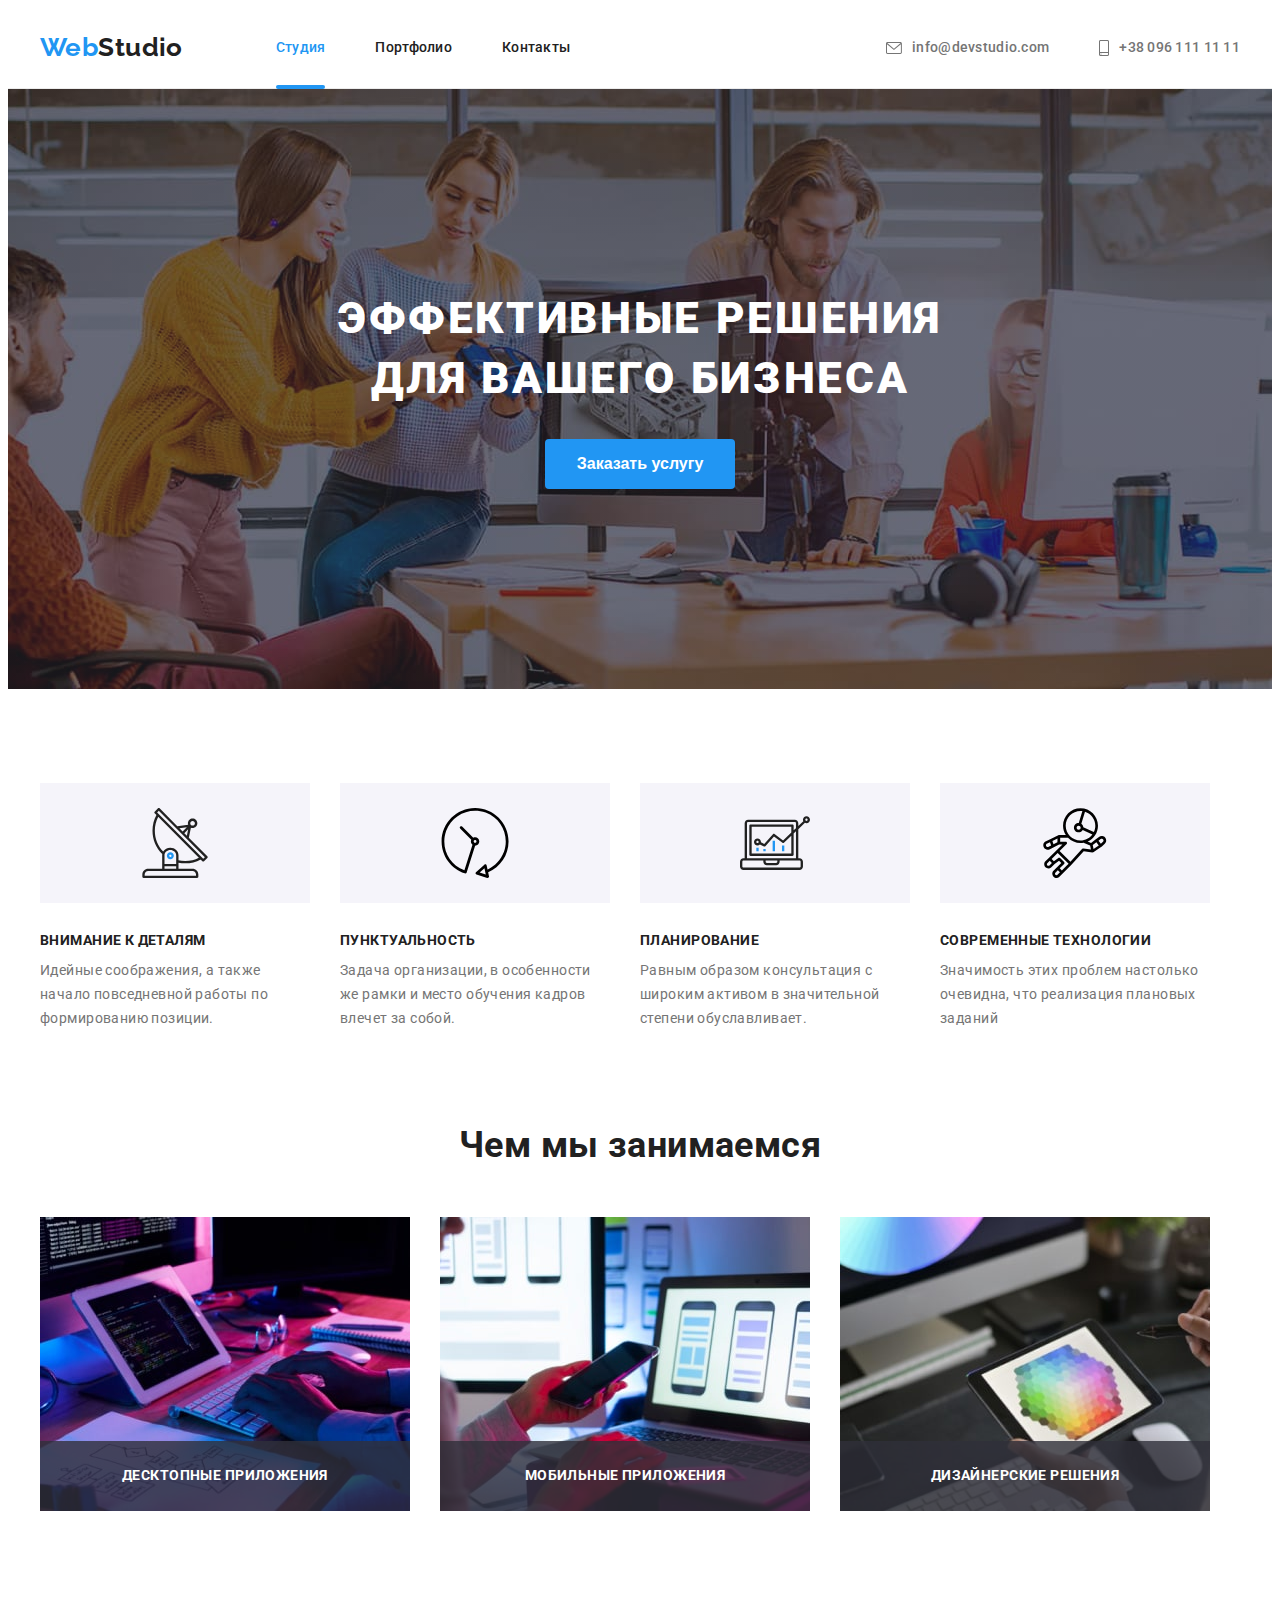
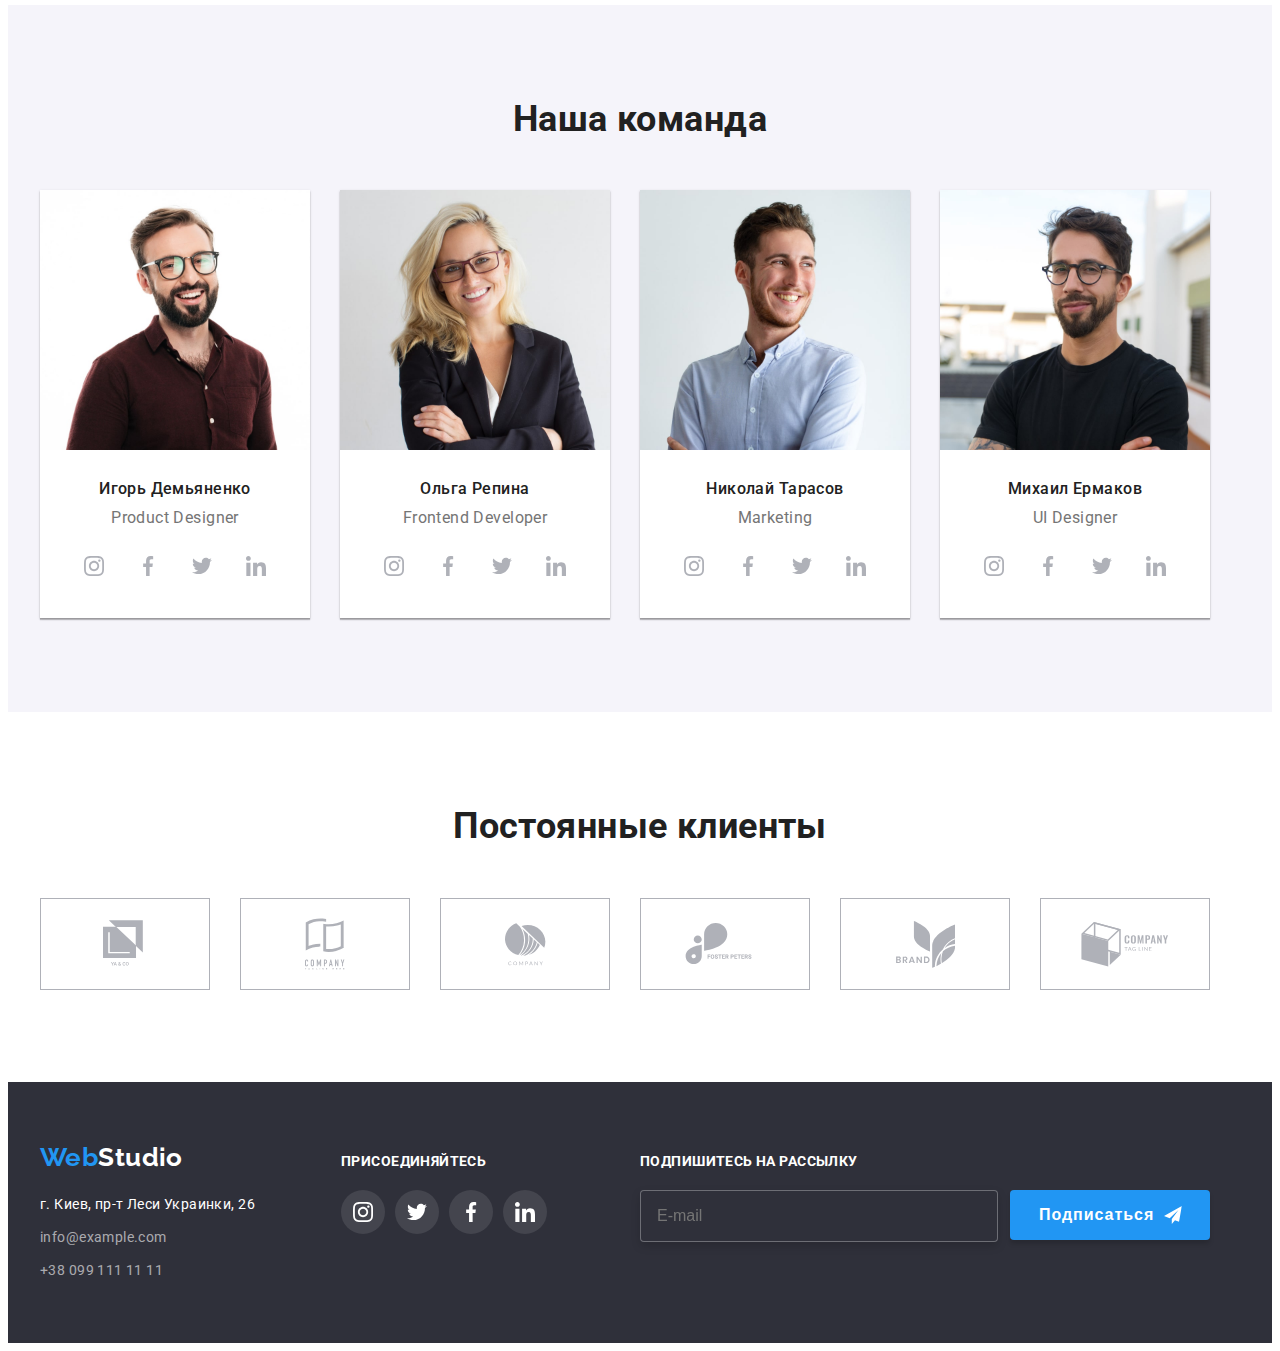
<file: index.html>
<!DOCTYPE html>
<html lang="ru">
  <head>
    <meta charset="UTF-8" />
    <meta name="viewport" content="width=device-width, initial-scale=1.0" />
    <title>Studio</title>
    <link rel="preconnect" href="https://fonts.gstatic.com" />

    <link
      href="https://fonts.googleapis.com/css2?family=Raleway:wght@700&family=Roboto:wght@400;500;700;900&display=swap"
      rel="stylesheet"
    />
    <link
      rel="stylesheet"
      href="https://cdnjs.cloudflare.com/ajax/libs/modern-normalize/1.0.0/modern-normalize.css"
      integrity="sha512-Zx6MlUMKSVJoQ+83OwhdILe8cSEsCzfqThJd7J/VA2UrK6Ctj85p+xzqfyuNXE5B1k25uUdmJ2OzItbBy9GHAQ=="
      crossorigin="anonymous"
    />
    <link rel="stylesheet" href="./css/styles.css" />
  </head>
  <body>
    <header class="header">
      <div class="container common-line">
        <nav class="line">
          <a href="" class="logo">Web<span class="logo-studio">Studio</span></a>
          <ul class="site-nav list">
            <li class="items position">
              <a href="./index.html" class="link active item underline"
                >Студия</a
              >
            </li>
            <li class="items">
              <a href="./portfolio.html" class="link active">Портфолио</a>
            </li>
            <li class="items"><a href="" class="link active">Контакты</a></li>
          </ul>
        </nav>

        <ul class="address-header list">
          <li class="items">
            <a href="mailto:info@devstudio.com" class="address active">
              <svg class="envelope-icon">
                <use href="./svgoptimized/sprite.svg#icon-envelope-hover"></use>
              </svg>
              info@devstudio.com</a
            >
          </li>

          <li class="items">
            <a href="tel:+380961111111" class="address active">
              <svg class="amartphone-icon">
                <use href="./svgoptimized/sprite.svg#icon-smartphone"></use>
              </svg>
              +38 096 111 11 11</a
            >
          </li>
        </ul>
      </div>
    </header>

    <main>
      <!--секция  герой-->
      <div class="overlay">
        <section class="hero">
          <div class="container">
            <div class="hero-padding">
              <h1 class="hero-title">Эффективные решения для вашего бизнеса</h1>

              <button type="button" class="button" data-modal-open>
                Заказать услугу
              </button>
            </div>
          </div>
        </section>
      </div>

      <!--секция со скрытым заголовком/преимущества-->
      <section class="section">
        <div class="container">
          <h2 class="section-title hide">Преимущества</h2>
          <ul class="list features flex-advantage">
            <li class="list-adv">
              <div class="antenna">
                <svg class="antenna-size">
                  <use href="./svgoptimized/sprite.svg#icon-antenna-1"></use>
                </svg>
              </div>
              <h3 class="section-list">Внимание к деталям</h3>
              <p class="content content-advantages">
                Идейные соображения, а также начало повседневной работы по
                формированию позиции.
              </p>
            </li>
            <li class="list-adv">
              <div class="vector">
                <svg class="vector-size">
                  <use href="./svgoptimized/sprite.svg#icon-Vector"></use>
                </svg>
              </div>
              <h3 class="section-list">Пунктуальность</h3>
              <p class="content content-advantages">
                Задача организации, в особенности же рамки и место обучения
                кадров влечет за собой.
              </p>
            </li>
            <li class="list-adv">
              <div class="diagram">
                <svg class="diagram-size">
                  <use href="./svgoptimized/sprite.svg#icon-diagram-1"></use>
                </svg>
              </div>
              <h3 class="section-list">Планирование</h3>
              <p class="content content-advantages">
                Равным образом консультация с широким активом в значительной
                степени обуславливает.
              </p>
            </li>
            <li class="list-adv">
              <div class="Group">
                <svg class="Group-size">
                  <use href="./svgoptimized/sprite.svg#icon-Group"></use>
                </svg>
              </div>
              <h3 class="section-list">Современные технологии</h3>
              <p class="content content-advantages">
                Значимость этих проблем настолько очевидна, что реализация
                плановых заданий
              </p>
            </li>
          </ul>
        </div>
      </section>

      <!--секция,чем мы занимаемся в картинках-->
      <section class="section box-img">
        <div class="container">
          <h2 class="section-title">Чем мы занимаемся</h2>

          <ul class="list features skills">
            <li class="skills-img">
              <div class="before-skills">
                <img
                  src="./imagesoptimized/skills1-min.jpg"
                  alt="набор разметки"
                  width="370"
                />
                <div class="thumb-skills">
                  <h3 class="project-skills">Десктопные приложения</h3>
                </div>
              </div>
            </li>
            <li class="skills-img">
              <div class="before-skills">
                <img
                  src="./imagesoptimized/skills2-min.jpg"
                  alt="оплата услуг через приложение"
                  width="370"
                />
                <div class="thumb-skills">
                  <h3 class="project-skills">Мобильные приложения</h3>
                </div>
              </div>
            </li>
            <li class="skills-img">
              <div class="before-skills">
                <img
                  src="./imagesoptimized/skills3-min.jpg"
                  alt="практика с помощью планшета"
                  width="370"
                />
                <div class="thumb-skills">
                  <h3 class="project-skills">Дизайнерские решения</h3>
                </div>
              </div>
            </li>
          </ul>
        </div>
      </section>

      <!--секция-наша комманда-->
      <section class="section bgc">
        <div class="container">
          <h2 class="section-title">Наша команда</h2>
          <ul class="list features team-flex">
            <li class="team">
              <img
                src="./imagesoptimized/ourteam1-min.jpg"
                alt="Игорь Демьяненко"
                width="270"
              />

              <div class="team-content">
                <h3 class="section-list name">Игорь Демьяненко</h3>
                <p class="content proffesion">Product Designer</p>
                <ul class="network-flex">
                  <li class="margin-flex">
                    <a class="master-flex" href="">
                      <svg class="size-flex">
                        <use
                          href="./svgoptimized/sprite.svg#icon-instagram-2"
                        ></use>
                      </svg>
                    </a>
                  </li>

                  <li class="margin-flex">
                    <a class="master-flex" href="">
                      <svg class="size-flex">
                        <use
                          href="./svgoptimized/sprite.svg#icon-facebook-1"
                        ></use>
                      </svg>
                    </a>
                  </li>

                  <li class="margin-flex">
                    <a class="master-flex" href="">
                      <svg class="size-flex">
                        <use
                          href="./svgoptimized/sprite.svg#icon-twitter-1"
                        ></use>
                      </svg>
                    </a>
                  </li>

                  <li class="margin-flex">
                    <a class="master-flex" href="">
                      <svg class="size-flex">
                        <use
                          href="./svgoptimized/sprite.svg#icon-linkedin-1"
                        ></use>
                      </svg>
                    </a>
                  </li>
                </ul>
              </div>
            </li>

            <li class="team">
              <img
                src="./imagesoptimized/ourteam2-min.jpg"
                alt="Ольга Репина"
                width="270"
              />
              <div class="team-content">
                <h3 class="section-list name">Ольга Репина</h3>
                <p class="content proffesion">Frontend Developer</p>
                <ul class="network-flex">
                  <li class="margin-flex">
                    <a class="master-flex" href="">
                      <svg class="size-flex">
                        <use
                          href="./svgoptimized/sprite.svg#icon-instagram-2"
                        ></use>
                      </svg>
                    </a>
                  </li>

                  <li class="margin-flex">
                    <a class="master-flex" href="">
                      <svg class="size-flex">
                        <use
                          href="./svgoptimized/sprite.svg#icon-facebook-1"
                        ></use>
                      </svg>
                    </a>
                  </li>

                  <li class="margin-flex">
                    <a class="master-flex" href="">
                      <svg class="size-flex">
                        <use
                          href="./svgoptimized/sprite.svg#icon-twitter-1"
                        ></use>
                      </svg>
                    </a>
                  </li>

                  <li class="margin-flex">
                    <a class="master-flex" href="">
                      <svg class="size-flex">
                        <use
                          href="./svgoptimized/sprite.svg#icon-linkedin-1"
                        ></use>
                      </svg>
                    </a>
                  </li>
                </ul>
              </div>
            </li>

            <li class="team">
              <img
                src="./imagesoptimized/ourteam3-min.jpg"
                alt="Николай Тарасов"
                width="270"
              />
              <div class="team-content">
                <h3 class="section-list name">Николай Тарасов</h3>
                <p class="content proffesion">Marketing</p>
                <ul class="network-flex">
                  <li class="margin-flex">
                    <a class="master-flex" href="">
                      <svg class="size-flex">
                        <use
                          href="./svgoptimized/sprite.svg#icon-instagram-2"
                        ></use>
                      </svg>
                    </a>
                  </li>

                  <li class="margin-flex">
                    <a class="master-flex" href="">
                      <svg class="size-flex">
                        <use
                          href="./svgoptimized/sprite.svg#icon-facebook-1"
                        ></use>
                      </svg>
                    </a>
                  </li>

                  <li class="margin-flex">
                    <a class="master-flex" href="">
                      <svg class="size-flex">
                        <use
                          href="./svgoptimized/sprite.svg#icon-twitter-1"
                        ></use>
                      </svg>
                    </a>
                  </li>

                  <li class="margin-flex">
                    <a class="master-flex" href="">
                      <svg class="size-flex">
                        <use
                          href="./svgoptimized/sprite.svg#icon-linkedin-1"
                        ></use>
                      </svg>
                    </a>
                  </li>
                </ul>
              </div>
            </li>

            <li class="team">
              <img
                src="./imagesoptimized/ourteam4-min.jpg"
                alt="Михаил Ермаков"
                width="270"
              />
              <div class="team-content">
                <h3 class="section-list name">Михаил Ермаков</h3>
                <p class="content proffesion">UI Designer</p>
                <ul class="network-flex">
                  <li class="margin-flex">
                    <a class="master-flex" href="">
                      <svg class="size-flex">
                        <use
                          href="./svgoptimized/sprite.svg#icon-instagram-2"
                        ></use>
                      </svg>
                    </a>
                  </li>

                  <li class="margin-flex">
                    <a class="master-flex" href="">
                      <svg class="size-flex">
                        <use
                          href="./svgoptimized/sprite.svg#icon-facebook-1"
                        ></use>
                      </svg>
                    </a>
                  </li>

                  <li class="margin-flex">
                    <a class="master-flex" href="">
                      <svg class="size-flex">
                        <use
                          href="./svgoptimized/sprite.svg#icon-twitter-1"
                        ></use>
                      </svg>
                    </a>
                  </li>

                  <li class="margin-flex">
                    <a class="master-flex" href="">
                      <svg class="size-flex">
                        <use
                          href="./svgoptimized/sprite.svg#icon-linkedin-1"
                        ></use>
                      </svg>
                    </a>
                  </li>
                </ul>
              </div>
            </li>
          </ul>
        </div>
      </section>

      <!--секция-постоянные клиенты-->
      <section class="section">
        <div class="container">
          <h2 class="section-title">Постоянные клиенты</h2>
          <ul class="clients">
            <li class="clients-icon">
              <a href="" class="clients-flex">
                <svg class="svg-flex" width="44" height="49">
                  <use href="./svgoptimized/sprite.svg#icon-logo-1"></use>
                </svg>
              </a>
            </li>
            <li class="clients-icon">
              <a href="" class="clients-flex">
                <svg class="svg-flex" width="40" height="52">
                  <use href="./svgoptimized/sprite.svg#icon-logo-2"></use>
                </svg>
              </a>
            </li>
            <li class="clients-icon">
              <a href="" class="clients-flex">
                <svg class="svg-flex" width="41" height="43">
                  <use href="./svgoptimized/sprite.svg#icon-logo-3"></use>
                </svg>
              </a>
            </li>
            <li class="clients-icon">
              <a href="" class="clients-flex">
                <svg class="svg-flex" width="80" height="42">
                  <use href="./svgoptimized/sprite.svg#icon-logo-4"></use>
                </svg>
              </a>
            </li>
            <li class="clients-icon">
              <a href="" class="clients-flex">
                <svg class="svg-flex" width="59" height="47">
                  <use href="./svgoptimized/sprite.svg#icon-logo-5"></use>
                </svg>
              </a>
            </li>
            <li class="clients-icon">
              <a href="" class="clients-flex">
                <svg class="svg-flex" width="88" height="45">
                  <use href="./svgoptimized/sprite.svg#icon-logo-6"></use>
                </svg>
              </a>
            </li>
          </ul>
        </div>
      </section>
    </main>

    <!--Футер подвал-->
    <footer class="footer">
      <div class="container">
        <div class="ttl-flex">
          <div class="footer-flex">
            <a href="" class="logo"
              >Web<span class="studio-logo">Studio</span></a
            >
            <address class="adress-footer">
              г. Киев, пр-т Леси Украинки, 26
            </address>
            <ul class="list">
              <li class="item">
                <a href="mailto:info@example.com" class="list-footer"
                  >info@example.com</a
                >
              </li>
              <li class="item">
                <a href="tel:+380991111111" class="list-footer"
                  >+38 099 111 11 11</a
                >
              </li>
            </ul>
          </div>

          <div class="join">
            <p class="footer-join">присоединяйтесь</p>
            <ul class="join-list">
              <li class="join-margin">
                <a href="" class="join-master">
                  <svg class="join-size">
                    <use
                      href="./svgoptimized/sprite.svg#icon-instagram-2"
                    ></use>
                  </svg>
                </a>
              </li>
              <li class="join-margin">
                <a href="" class="join-master">
                  <svg class="join-size">
                    <use href="./svgoptimized/sprite.svg#icon-twitter-1"></use>
                  </svg>
                </a>
              </li>
              <li class="join-margin">
                <a href="" class="join-master">
                  <svg class="join-size">
                    <use href="./svgoptimized/sprite.svg#icon-facebook-1"></use>
                  </svg>
                </a>
              </li>
              <li class="join-margin">
                <a href="" class="join-master">
                  <svg class="join-size">
                    <use href="./svgoptimized/sprite.svg#icon-linkedin-1"></use>
                  </svg>
                </a>
              </li>
            </ul>
          </div>

          <form class="mailing-main">
            <b class="mailing">Подпишитесь на рассылку</b>
            <div class="mailing-flex">
              <input
                type="email"
                name="email"
                placeholder="E-mail"
                class="mailing-form"
              />

              <button type="submit" class="button-mailing">
                Подписаться
                <svg class="icon-mailing" width="24" height="24">
                  <use href="./svgoptimized/sprite.svg#icon-icon-send"></use>
                </svg>
              </button>
            </div>
          </form>
        </div>
      </div>
    </footer>
    <!-- модальное окно -->
    <div class="backdrop is-hidden" data-modal>
      <div class="modal">
        <form class="modal-form">
          <p class="modal-paragraph">Оставьте свои данные, мы вам перезвоним</p>

          <div role="group" class="modal-thumb">
            <div class="field-form">
              <label for="name">Имя</label>
              <div class="position-form">
                <input type="text" name="text" id="name" class="border-form" />
                <svg class="name-form" width="12" height="12">
                  <use href="./svgoptimized/sprite.svg#icon-name-form"></use>
                </svg>
              </div>
            </div>

            <div class="field-form">
              <label for="tel">Телефон</label>
              <div class="position-form">
                <svg class="name-form" width="13" height="13">
                  <use href="./svgoptimized/sprite.svg#icon-phone-form"></use>
                </svg>
                <input type="tel" name="tel" id="tel" class="border-form" />
              </div>
            </div>

            <div class="field-form">
              <label for="email">Почта</label>
              <div class="position-form">
                <svg class="name-form" width="15" height="12">
                  <use href="./svgoptimized/sprite.svg#icon-mail-form"></use>
                </svg>
                <input
                  type="email"
                  name="email"
                  id="email"
                  class="border-form"
                />
              </div>
            </div>

            <div class="field-form">
              <label for="comments">Комментарий</label>
              <textarea
                name="comments"
                id="comments"
                rows="6"
                placeholder="Введите текст"
              ></textarea>
            </div>
          </div>
          <div class="agreement-box">
            <input
              type="checkbox"
              name="agreement"
              class="checkbox"
              id="checkbox"
            />
            <label for="checkbox" class="check-mark">
              Соглашаюсь с рассылкой и принимаю
              <a class="agreement-body">Условия договора</a></label
            >
          </div>

          <div class="button-container">
            <button type="submit" class="button-form">Отправить</button>
          </div>
        </form>

        <button class="modal-close" data-modal-close>
          <svg class="close-color" width="18" height="18">
            <use
              href="./svgoptimized/sprite.svg#icon-close-black-18dp-2-1"
            ></use>
          </svg>
        </button>
      </div>
    </div>
    <script src="./js/modal.js"></script>
  </body>
</html>
</file>
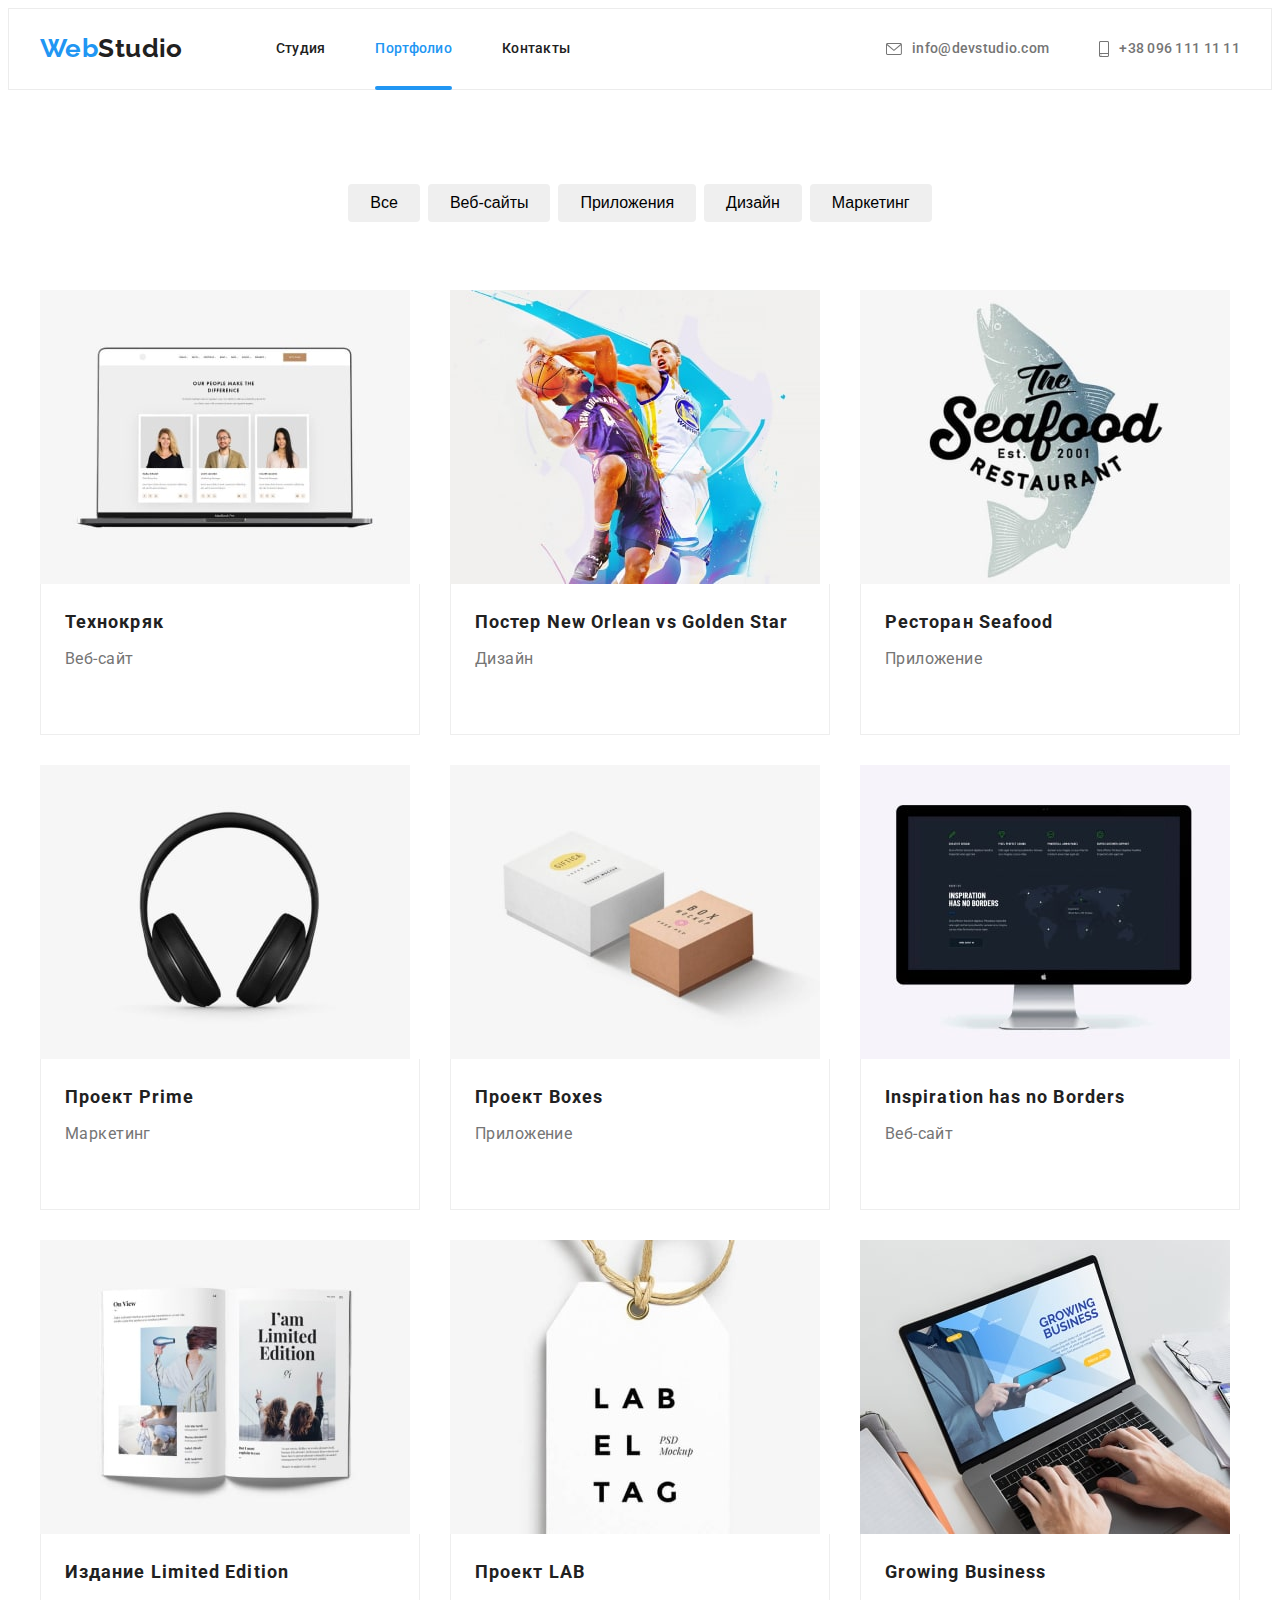
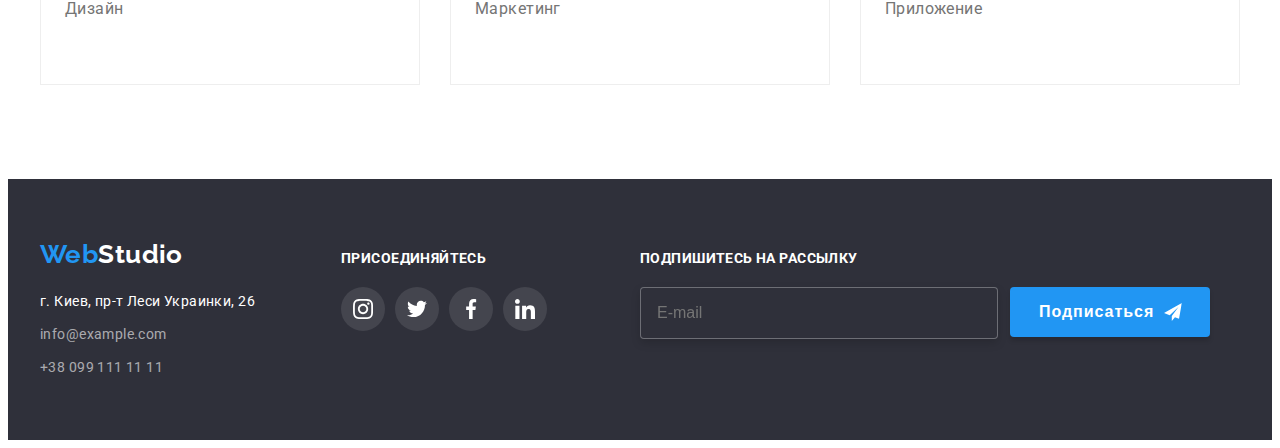
<file: portfolio.html>
<!DOCTYPE html>
<html lang="ru">
  <head>
    <meta charset="UTF-8" />
    <meta name="viewport" content="width=device-width, initial-scale=1.0" />
    <title>portfolio</title>
    <link rel="preconnect" href="https://fonts.gstatic.com" />
    <link
      rel="stylesheet"
      href="https://cdnjs.cloudflare.com/ajax/libs/modern-normalize/1.0.0/modern-normalize.css"
      integrity="sha512-Zx6MlUMKSVJoQ+83OwhdILe8cSEsCzfqThJd7J/VA2UrK6Ctj85p+xzqfyuNXE5B1k25uUdmJ2OzItbBy9GHAQ=="
      crossorigin="anonymous"
    />
    <link
      href="https://fonts.googleapis.com/css2?family=Raleway:wght@700&family=Roboto:wght@400;500;700;900&display=swap"
      rel="stylesheet"
    />
    <link rel="stylesheet" href="./css/styles.css" />
  </head>
  <body>
    <header class="header border">
      <div class="container common-line">
        <nav class="line">
          <a href="" class="logo">Web<span class="logo-studio">Studio</span></a>
          <ul class="site-nav list">
            <li class="items">
              <a href="./index.html" class="link active">Студия</a>
            </li>
            <li class="items position">
              <a href="./portfolio.html" class="link active item underline"
                >Портфолио</a
              >
            </li>
            <li class="items"><a href="" class="link active">Контакты</a></li>
          </ul>
        </nav>
        <ul class="address-header list">
          <li class="items">
            <a href="mailto:info@devstudio.com" class="address active">
              <svg class="envelope-icon">
                <use href="./svgoptimized/sprite.svg#icon-envelope-hover"></use>
              </svg>
              info@devstudio.com</a
            >
          </li>

          <li class="items">
            <a href="tel:+380961111111" class="address active">
              <svg class="amartphone-icon">
                <use href="./svgoptimized/sprite.svg#icon-smartphone"></use>
              </svg>
              +38 096 111 11 11</a
            >
          </li>
        </ul>
      </div>
    </header>

    <main>
      <!--секция кнопки и список проектов/скрытый заголовок-->
      <section class="section bgc-portfolio">
        <div class="container">
          <h2 class="section-title hide">Навигация портфолио и проекты</h2>

          <ul class="features list tip-line center">
            <li class="tip">
              <button type="button" class="filter">Все</button>
            </li>
            <li class="tip">
              <button type="button" class="filter">Веб-сайты</button>
            </li>
            <li class="tip">
              <button type="button" class="filter">Приложения</button>
            </li>
            <li class="tip">
              <button type="button" class="filter">Дизайн</button>
            </li>
            <li class="tip">
              <button type="button" class="filter">Маркетинг</button>
            </li>
          </ul>

          <ul class="list features table-container">
            <li class="table-element">
              <a class="table-block" href="">
                <div class="overlay-thumb">
                  <img
                    src="./imagesoptimized/portfolio1-min.jpg"
                    alt="our people"
                    width="370"
                  />

                  <div class="overlay-transform">
                    <p class="overlay-text">
                      Технокряк это современная площадка распространения
                      коронавируса. Компании используют эту платформу для
                      цифрового шпионажа и атак на защищённые сервера
                      конкурентов.
                    </p>
                  </div>
                </div>
                <div class="card-content">
                  <h3 class="section-list projects">Технокряк</h3>
                  <p class="content filter-name">Веб-сайт</p>
                </div>
              </a>
            </li>
            <li class="table-element">
              <a class="table-block" href="">
                <div class="overlay-thumb">
                  <img
                    src="./imagesoptimized/portfolio2-min.jpg"
                    alt="Orlean vs Golden Star"
                    width="370"
                  />
                  <div class="overlay-transform">
                    <p class="overlay-text">
                      Технокряк это современная площадка распространения
                      коронавируса. Компании используют эту платформу для
                      цифрового шпионажа и атак на защищённые сервера
                      конкурентов.
                    </p>
                  </div>
                </div>

                <div class="card-content">
                  <h3 class="section-list projects">
                    Постер New Orlean vs Golden Star
                  </h3>
                  <p class="content filter-name">Дизайн</p>
                </div>
              </a>
            </li>
            <li class="table-element">
              <a class="table-block" href="">
                <div class="overlay-thumb">
                  <img
                    src="./imagesoptimized/portfolio3-min.jpg"
                    alt="Ресторан Seafood"
                    width="370"
                  />
                  <div class="overlay-transform">
                    <p class="overlay-text">
                      Технокряк это современная площадка распространения
                      коронавируса. Компании используют эту платформу для
                      цифрового шпионажа и атак на защищённые сервера
                      конкурентов.
                    </p>
                  </div>
                </div>

                <div class="card-content">
                  <h3 class="section-list projects">Ресторан Seafood</h3>
                  <p class="content filter-name">Приложение</p>
                </div>
              </a>
            </li>
            <li class="table-element">
              <a class="table-block" href="">
                <div class="overlay-thumb">
                  <img
                    src="./imagesoptimized/portfolio4-min.jpg"
                    alt="Наушники"
                    width="370"
                  />
                  <div class="overlay-transform">
                    <p class="overlay-text">
                      Технокряк это современная площадка распространения
                      коронавируса. Компании используют эту платформу для
                      цифрового шпионажа и атак на защищённые сервера
                      конкурентов.
                    </p>
                  </div>
                </div>

                <div class="card-content">
                  <h3 class="section-list projects">Проект Prime</h3>
                  <p class="content filter-name">Маркетинг</p>
                </div>
              </a>
            </li>
            <li class="table-element">
              <a class="table-block" href="">
                <div class="overlay-thumb">
                  <img
                    src="./imagesoptimized/portfolio5-min.jpg"
                    alt="две коробки"
                    width="370"
                  />
                  <div class="overlay-transform">
                    <p class="overlay-text">
                      Технокряк это современная площадка распространения
                      коронавируса. Компании используют эту платформу для
                      цифрового шпионажа и атак на защищённые сервера
                      конкурентов.
                    </p>
                  </div>
                </div>

                <div class="card-content">
                  <h3 class="section-list projects">Проект Boxes</h3>
                  <p class="content filter-name">Приложение</p>
                </div>
              </a>
            </li>
            <li class="table-element">
              <a class="table-block" href="">
                <div class="overlay-thumb">
                  <img
                    src="./imagesoptimized/portfolio6-min.jpg"
                    alt="Монитор"
                    width="370"
                  />
                  <div class="overlay-transform">
                    <p class="overlay-text">
                      Технокряк это современная площадка распространения
                      коронавируса. Компании используют эту платформу для
                      цифрового шпионажа и атак на защищённые сервера
                      конкурентов.
                    </p>
                  </div>
                </div>

                <div class="card-content">
                  <h3 class="section-list projects">
                    Inspiration has no Borders
                  </h3>
                  <p class="content filter-name">Веб-сайт</p>
                </div>
              </a>
            </li>
            <li class="table-element">
              <a class="table-block" href="">
                <div class="overlay-thumb">
                  <img
                    src="./imagesoptimized/portfolio7-min.jpg"
                    alt="Открытая книга"
                    width="370"
                  />
                  <div class="overlay-transform">
                    <p class="overlay-text">
                      Технокряк это современная площадка распространения
                      коронавируса. Компании используют эту платформу для
                      цифрового шпионажа и атак на защищённые сервера
                      конкурентов.
                    </p>
                  </div>
                </div>

                <div class="card-content">
                  <h3 class="section-list projects">Издание Limited Edition</h3>
                  <p class="content filter-name">Дизайн</p>
                </div>
              </a>
            </li>
            <li class="table-element">
              <a class="table-block" href="">
                <div class="overlay-thumb">
                  <img
                    src="./imagesoptimized/potrfolio8-min.jpg"
                    alt="Бирка"
                    width="370"
                  />
                  <div class="overlay-transform">
                    <p class="overlay-text">
                      Технокряк это современная площадка распространения
                      коронавируса. Компании используют эту платформу для
                      цифрового шпионажа и атак на защищённые сервера
                      конкурентов.
                    </p>
                  </div>
                </div>

                <div class="card-content">
                  <h3 class="section-list projects">Проект LAB</h3>
                  <p class="content filter-name">Маркетинг</p>
                </div>
              </a>
            </li>
            <li class="table-element">
              <a class="table-block" href="">
                <div class="overlay-thumb">
                  <img
                    src="./imagesoptimized/portfolio9-min.jpg"
                    alt="Ноутбук"
                    width="370"
                  />
                  <div class="overlay-transform">
                    <p class="overlay-text">
                      Технокряк это современная площадка распространения
                      коронавируса. Компании используют эту платформу для
                      цифрового шпионажа и атак на защищённые сервера
                      конкурентов.
                    </p>
                  </div>
                </div>

                <div class="card-content">
                  <h3 class="section-list projects">Growing Business</h3>
                  <p class="content filter-name">Приложение</p>
                </div>
              </a>
            </li>
          </ul>
        </div>
      </section>
    </main>

    <!--Футер Подвал-->
    <footer class="footer">
      <div class="container">
        <div class="ttl-flex">
          <div class="footer-flex">
            <a href="" class="logo"
              >Web<span class="studio-logo">Studio</span></a
            >
            <address class="adress-footer">
              г. Киев, пр-т Леси Украинки, 26
            </address>
            <ul class="list">
              <li class="item">
                <a href="mailto:info@example.com" class="list-footer"
                  >info@example.com</a
                >
              </li>
              <li class="item">
                <a href="tel:+380991111111" class="list-footer"
                  >+38 099 111 11 11</a
                >
              </li>
            </ul>
          </div>

          <div class="join">
            <p class="footer-join">присоединяйтесь</p>
            <ul class="join-list">
              <li class="join-margin">
                <a href="" class="join-master">
                  <svg class="join-size">
                    <use
                      href="./svgoptimized/sprite.svg#icon-instagram-2"
                    ></use>
                  </svg>
                </a>
              </li>
              <li class="join-margin">
                <a href="" class="join-master">
                  <svg class="join-size">
                    <use href="./svgoptimized/sprite.svg#icon-twitter-1"></use>
                  </svg>
                </a>
              </li>
              <li class="join-margin">
                <a href="" class="join-master">
                  <svg class="join-size">
                    <use href="./svgoptimized/sprite.svg#icon-facebook-1"></use>
                  </svg>
                </a>
              </li>
              <li class="join-margin">
                <a href="" class="join-master">
                  <svg class="join-size">
                    <use href="./svgoptimized/sprite.svg#icon-linkedin-1"></use>
                  </svg>
                </a>
              </li>
            </ul>
          </div>
          <form class="mailing-main">
            <b class="mailing">Подпишитесь на рассылку</b>
            <div class="mailing-flex">
              <input
                type="email"
                name="email"
                placeholder="E-mail"
                class="mailing-form"
              />

              <button type="submit" class="button-mailing">
                Подписаться
                <svg class="icon-mailing" width="24" height="24">
                  <use href="./svgoptimized/sprite.svg#icon-icon-send"></use>
                </svg>
              </button>
            </div>
          </form>
        </div>
      </div>
    </footer>
  </body>
</html>
</file>
<file: css/styles.css>
/* ++цвет основного текста  #212121; */
/* ++вторичный текст серый <p>, мейл+тел #757575; */
/*++ адрес прозрачность rgba(255, 255, 255, 0.6); */
/* ++цвет основной надписи белый H1  #FFFFFF; */
/* ++ акцент голубой #2196F3; */
/* ++ вторичный темно-серый background  #2F303A; */
/*  ++вторичный белый background (шапка) #FFFFFF; */
/*  вторичный почти белый background #F5F4FA; */
/*  ++основной background  бело-серый #E5E5E5; */

:root {
  --primary-text-color: #212121;
  --secondary-text-color: #757575;
  --transparent-gray: rgba(255, 255, 255, 0.6);
  --white-hero-color: #ffffff;
  --accent-color: #2196f3;
  --primary-background-wg: #e5e5e5;
  --secondary-bgc-gray: #2f303a;
  --secondary-bgc-white: #ffffff;
  --secondary-bgc-halfwhite: #f5f4fa;
  --border: #ececec;
  --portfolio-border: #eeeeee;
  --hero-bgc-color: #c4c4c4;
  --network-color: #afb1b8;
  --skills-bgc-position: rgba(47, 48, 58, 0.8);
  --form-border-color: rgba(33, 33, 33, 0.2);
  --placeholder-color: rgba(117, 117, 117, 0.5);
  --border-mailing-color: rgba(255, 255, 255, 0.3);

  --backdrop: rgba(0, 0, 0, 0.2);
  --thumb-overlay-color: rgba(33, 150, 243, 0.9);
  --timing-function: cubic-bezier(0.4, 0, 0.2, 1);
}

body {
  background-color: var(--white-hero-color);
  color: var(--primary-text-color);
  font-family: Roboto, sans-serif;
  letter-spacing: 0.03em;
  font-weight: normal;
  font-size: 14px;
}

img {
  display: block;
  max-width: 100%;
  height: auto;
  /* overflow: hidden; */
}

/* подчеркивание */
a {
  text-decoration: none;
}

/* стилизация хедер */
.header {
  background-color: var(--white-hero-color);
}

/* Logo */
.logo {
  color: var(--accent-color);
  font-family: Raleway, sans-serif;
  font-weight: bold;
  font-size: 26px;
  line-height: 1.19;
  display: inline-block;
}
/* сброс точек в списке + margin/padding */
.list {
  list-style: none;
  padding: 0;
  margin: 0;
}

/* навигация сайта, список контактов+span STUDIO */
.site-nav .link,
.logo-studio {
  color: var(--primary-text-color);
}

.list .address {
  color: var(--secondary-text-color);
}

/* flex navigation */
.site-nav {
  display: flex;
  margin-left: 93px;
}

.line {
  display: flex;
}

.site-nav .items {
  margin-right: 50px;
}

.site-nav .items:last-child {
  margin-right: 0;
}

.site-nav .link,
.list .address {
  padding-top: 32px;
  padding-bottom: 32px;
  display: block;

  font-weight: 500;
  line-height: 1.14;
  letter-spacing: 0.02em;
}

.list .active {
  transition-property: color;
  transition-duration: 250ms;
  transition-timing-function: var(--timing-function);
}

.list .active:hover,
.list .active:focus {
  color: var(--accent-color);
}

/* link underline-header */

.position {
  position: relative;
}

.underline::after {
  content: '';
  position: absolute;
  left: 0;
  bottom: -1px;
  display: block;
  width: 100%;
  height: 4px;
  border-radius: 2px;
  background-color: var(--accent-color);
  opacity: 1;

  transition-property: opacity;
  transition-duration: 250ms;
  transition-timing-function: var(--timing-function);
}

/* flex address */
.address-header {
  display: flex;
  margin-left: auto;
  align-items: center;
}

.common-line {
  display: flex;
  align-items: center;
}

.items > .address {
  display: flex;
  align-items: center;
}

.address-header .items {
  margin-right: 50px;
}

.address-header .items:last-child {
  margin-right: 0;
}

.header .item {
  color: var(--accent-color);
}

.border {
  border: 1px solid var(--border);
}
.envelope-icon {
  height: 12px;
  width: 16px;
  margin-right: 10px;
  fill: currentColor;
}

.amartphone-icon {
  height: 16px;
  width: 10px;
  margin-right: 10px;
  fill: currentColor;
}

/* Hero */
.hero {
  padding-top: 200px;
  padding-bottom: 200px;
}

.hero-padding {
  width: 696px;
  text-align: center;
  margin-left: auto;
  margin-right: auto;
}

/* оформление фона Героя */
.overlay {
  height: 600px;
  max-width: 1600px;
  margin-left: auto;
  margin-right: auto;
  background-position: center;
  background-size: cover;
  background-image: linear-gradient(
      to right,
      rgba(54, 56, 67, 0.4),
      rgba(54, 56, 67, 0.4)
    ),
    url('../imagesoptimized/hero\ img.jpg');
  background-color: var(--hero-bgc-color);
  border-top: 1px solid var(--border);
}

/* модальное окно и форма */

.backdrop {
  position: fixed;
  top: 0;
  left: 0;

  width: 100%;
  height: 100%;
  opacity: 1;

  background-color: var(--backdrop);

  transition-property: opacity;
  transition-duration: 250ms;
  transition-timing-function: var(--timing-function);
}

.backdrop.is-hidden {
  opacity: 0;
  pointer-events: none;
}

.modal {
  position: absolute;
  top: 50%;
  left: 50%;
  transform: translate(-50%, -50%) scale(1);

  min-width: 528px;
  min-height: 581px;
  background-color: var(--white-hero-color);
  box-shadow: 0px 1px 3px rgba(0, 0, 0, 0.12), 0px 1px 1px rgba(0, 0, 0, 0.14),
    0px 2px 1px rgba(0, 0, 0, 0.2);
  border-radius: 4px;

  transition-property: transform;
  transition-duration: 250ms;
  transition-timing-function: var(--timing-function);
}

.backdrop.is-hidden .modal {
  transform: scale(0.8) translate(-50%, -50%);
}

.modal-close {
  display: flex;
  justify-content: center;
  align-items: center;

  position: fixed;
  top: 0;
  right: 0;

  width: 30px;
  height: 30px;
  margin-left: auto;
  margin-top: 8px;
  margin-right: 8px;
  border-radius: 50px;
  border: 1px solid rgba(0, 0, 0, 0.1);
  background-color: var(--white-hero-color);
  cursor: pointer;
}

.close-color {
  transition-property: fill;
  transition-duration: 250ms;
  transition-timing-function: var(--timing-function);
}

.close-color:hover,
.close-color:focus {
  fill: var(--accent-color);
}

.modal-form {
  padding: 46px 40px 35px 40px;
}

.modal-thumb {
  width: 100%;
  height: 100%;
}

.modal-paragraph {
  margin-top: 0;
  margin-bottom: 12px;
  font-weight: bold;
  font-size: 20px;
  line-height: 1.15;
  text-align: center;
}

.field-form {
  display: flex;
  flex-direction: column;
  margin-bottom: 10px;
}

.border-form {
  line-height: 16px;
  padding-top: 12px;
  padding-bottom: 12px;
  padding-left: 42px;
  width: 100%;
}

.position-form {
  position: relative;
  width: 100%;
}

.name-form {
  position: absolute;
  top: 50%;
  left: 15px;
  transform: translateY(-50%);
  display: inline-block;

  transition-property: fill;
  transition-duration: 250ms;
  transition-timing-function: var(--timing-function);
}

.field-form label {
  margin-bottom: 4px;
  font-weight: normal;
  font-size: 12px;
  line-height: 1.16;
  letter-spacing: 0.01em;
  color: var(--secondary-text-color);
}

.position-form input {
  margin: 0;
  border-radius: 4px;
  border: 1px solid var(--form-border-color);

  transition-property: border-color;
  transition-duration: 250ms;
  transition-timing-function: var(--timing-function);
}

.field-form textarea {
  padding: 12px 16px;
  border-radius: 4px;
  border: 1px solid var(--form-border-color);
}

.field-form textarea::placeholder {
  color: var(--placeholder-color);

  font-weight: normal;
  font-size: 12px;
  line-height: 1.16;
  letter-spacing: 0.01em;
}

textarea {
  resize: none;

  transition-property: border-color;
  transition-duration: 250ms;
  transition-timing-function: var(--timing-function);
}

.position-form:focus-within > .border-form {
  border-color: var(--accent-color);
  outline: transparent;
}

.position-form:focus-within > .name-form {
  fill: var(--accent-color);
}

.field-form:focus-within > textarea {
  border-color: var(--accent-color);
  outline: transparent;
}

.button-container {
  text-align: center;
  margin: 0 auto;
}

.button-form {
  padding: 10px 55px 10px 56px;

  border-style: none;
  outline: none;
  cursor: pointer;

  background-color: var(--accent-color);
  color: var(--white-hero-color);

  font-weight: bold;
  font-size: 16px;
  line-height: 1.87;
  text-align: center;
  letter-spacing: 0.06em;

  box-shadow: 0px 4px 4px rgba(0, 0, 0, 0.15);
  border-radius: 4px;
}

.agreement-box {
  margin: 0;
  margin-bottom: 32px;
  width: 425px;
  margin-right: auto;
  margin-left: auto;

  /* padding-left: 54px;
  padding-right: 51px; */
}

.agreement-box label {
  font-weight: normal;
  font-size: 14px;
  line-height: 1.71;
}

.agreement-body {
  color: var(--accent-color);
  text-decoration: underline;
  /* border-bottom: 1px solid var(--accent-color); */
  margin-left: 5px;
  cursor: pointer;
}

.checkbox {
  position: absolute;
  width: 1px;
  height: 1px;
  margin: -1px;
  padding: 0;
  overflow: hidden;
  border: 0;
  clip: rect(0 0 0 0);
}

.agreement-box label {
  color: var(--secondary-text-color);
}

.check-mark::before {
  content: '';
  display: inline-block;
  width: 16px;
  height: 15px;
  border: 2px solid var(--primary-text-color);
  border-radius: 2px;
  margin-right: 7px;

  background-color: var(--white-hero-color);

  transition-property: background-color, border-color, border;
  transition-duration: 250ms, 250ms, 250ms;
  transition-timing-function: var(--timing-function), var(--timing-function),
    var(--timing-function);
}

.checkbox:checked + .check-mark::before {
  background-color: var(--accent-color);
  background-image: url(../imagesoptimized/icon\ check.svg);
  background-size: contain;
  background-origin: border-box;
  border-color: var(--accent-color);
}

.check-mark {
  display: flex;
  align-items: center;
}

.check-mark:hover::before,
.check-mark:focus::before {
  border: 2px solid var(--accent-color);
}

/* main container for all project */

.hero .hero-title {
  margin-top: 0;
  margin-bottom: 30px;
  color: var(--white-hero-color);
  font-style: normal;
  font-weight: 900;
  font-size: 44px;
  line-height: 1.36;
  letter-spacing: 0.06em;
  text-transform: uppercase;
}

/* секция */

.bgc {
  background-color: var(--secondary-bgc-halfwhite);
}

.bgc-portfolio {
  background-color: var(--white-hero-color);
}
.section-title {
  margin-top: 0;
  margin-bottom: 0;

  color: var(--primary-text-color);
  font-weight: bold;
  font-size: 36px;
  line-height: 1.16;
  text-align: center;
}

/* отступ от заголовка H2 */
.section .section-title {
  margin-bottom: 50px;
}

/* скрытый заголовок */
.section .hide {
  position: absolute;
  clip: rect(0 0 0 0);
  width: 1px;
  height: 1px;
  margin: -1px;
}

.features .section-list {
  margin-top: 0;
  margin-bottom: 10px;

  font-weight: bold;
  font-size: 14px;
  line-height: 1.14;
  text-transform: uppercase;

  color: var(--primary-text-color);
}

.features .content {
  color: var(--secondary-text-color);
}

/* flex - 2 секция преимущества со скрытым заголовком */
.flex-advantage {
  display: flex;
}

.list-adv {
  width: 270px;

  margin-right: 30px;
}
.list-adv:last-child {
  margin-right: 0;
}

/* обнуление в P */
.content-advantages,
.proffesion {
  line-height: 1.71;
  margin-top: 0;
  margin-bottom: 0;
}

.antenna {
  display: flex;
  justify-content: center;
  align-items: center;

  width: 270px;
  height: 120px;
  margin-bottom: 30px;

  background-color: var(--secondary-bgc-halfwhite);
}

.antenna-size {
  height: 70px;
  width: 70px;
}

.vector {
  display: flex;
  justify-content: center;
  align-items: center;

  width: 270px;
  height: 120px;
  margin-bottom: 30px;

  background-color: var(--secondary-bgc-halfwhite);
}

.vector-size {
  height: 70px;
  width: 70px;
}

.diagram {
  display: flex;
  justify-content: center;
  align-items: center;

  width: 270px;
  height: 120px;
  margin-bottom: 30px;

  background-color: var(--secondary-bgc-halfwhite);
}

.diagram-size {
  height: 70px;
  width: 70px;
}

.Group {
  display: flex;
  justify-content: center;
  align-items: center;

  width: 270px;
  height: 120px;
  margin-bottom: 30px;

  background-color: var(--secondary-bgc-halfwhite);
}

.Group-size {
  height: 70px;
  width: 70px;
}

.all-advantage {
  padding-top: 94px;
  padding-bottom: 94px;
}

/*  секция 3, чем мы занимаемся */
.skills {
  display: flex;
}

.skills-img {
  width: 370px;
  height: 294px;
  margin-right: 30px;
}
.skills-img:last-child {
  margin-right: 0;
}

.section.box-img {
  padding-top: 0px;
  padding-bottom: 94px;
}

.skills-img {
  position: relative;
}

.project-skills {
  display: flex;
  justify-content: center;
  align-items: center;
  height: 70px;
  width: 100%;
  margin: 0;

  font-weight: bold;
  font-size: 14px;
  line-height: 1.14;
  text-align: center;
  text-transform: uppercase;
  color: var(--white-hero-color);
}

.thumb-skills {
  position: absolute;
  bottom: 0;
  left: 0;
  width: 100%;
  height: 70px;
  background-color: var(--skills-bgc-position);
}

/* секция 4 - наша комманда */
.team-flex {
  display: flex;
}
.team {
  width: 270px;
  height: 428px;
  margin-right: 30px;
  background-color: var(--secondary-bgc-white);

  box-shadow: 0px 1px 3px rgba(0, 0, 0, 0.12), 0px 1px 1px rgba(0, 0, 0, 0.14),
    0px 2px 1px rgba(0, 0, 0, 0.2);
}
.team:last-child {
  margin-right: 0;
}

.name,
.proffesion {
  font-size: 16px;
  line-height: 1.18;
  text-align: center;
}
.team-content > .name {
  font-weight: 500;

  font-size: 16px;
  line-height: 1.18;
  text-transform: none;
}

.team-content {
  padding-top: 30px;
  padding-bottom: 30px;
  height: 168px;

  border-radius: 4px;
}

.proffesion {
  font-weight: normal;
  margin-bottom: 16px;
}

.network-flex {
  display: flex;
  justify-content: center;
  list-style: none;
  padding: 0;
}

.size-flex {
  width: 20px;
  height: 20px;
  text-align: center;
  margin: 0;
}

.master-flex {
  display: flex;
  justify-content: center;
  align-items: center;
  border-radius: 50%;

  width: 100%;
  height: 100%;

  background-color: var(--white-hero-color);
  fill: var(--network-color);

  transition-property: background-color, fill;
  transition-duration: 250ms, 250ms;
  transition-timing-function: var(--timing-function), var(--timing-function);
}

.master-flex:focus,
.master-flex:hover {
  background-color: var(--accent-color);
  fill: var(--secondary-bgc-white);
}

.margin-flex {
  display: flex;
  justify-content: center;
  text-align: center;
  margin-right: 10px;

  width: 44px;
  height: 44px;
}
.margin-flex:last-child {
  margin-right: 0px;
}

/*секция - постоянные клиенты */

.clients {
  display: flex;
  margin: 0;
  padding: 0;
  list-style: none;
}

.clients-icon {
  width: 170px;
  height: 90px;

  margin-right: 30px;
}

.clients-icon:last-child {
  margin-right: 0;
}

.clients-flex {
  display: flex;
  justify-content: center;
  align-items: center;

  height: 100%;
  fill: var(--network-color);
  border: 1px solid var(--network-color);

  transition-property: border-color, fill;
  transition-duration: 250ms, 250ms;
  transition-timing-function: var(--timing-function), var(--timing-function);
}

.clients-flex:hover,
.clients-flex:focus {
  border-color: var(--accent-color);
  fill: var(--accent-color);
}

.svg-flex {
  display: flex;
  justify-content: center;
  align-items: center;
}

/* портфолио - кнопки */
.tip-line {
  display: flex;
  margin-bottom: 34px;
}

.tip-line.center {
  justify-content: center;
}

.tip {
  margin-right: 8px;
}

.tip:last-child {
  margin-right: 0;
}

/* Button */
.button {
  padding: 10px 32px;
  border-style: none;
  outline: none;
  cursor: pointer;

  background-color: var(--accent-color);
  color: var(--white-hero-color);
  font-weight: bold;
  font-size: 16px;
  line-height: 1.87;
  border-radius: 4px;
}

.list > .tip:last-child {
  margin-bottom: 34px;
}

.section .filter:hover,
.section .filter:focus {
  background-color: var(--accent-color);
  color: var(--white-hero-color);

  box-shadow: 0px 3px 1px rgba(0, 0, 0, 0.1), 0px 1px 2px rgba(0, 0, 0, 0.08),
    0px 2px 2px rgba(0, 0, 0, 0.12);
}

.list .filter {
  font-weight: 500;
  font-size: 16px;
  line-height: 1.62;
  text-align: center;

  border-radius: 4px;
  padding: 6px 22px;
  cursor: pointer;

  border-style: none;
  outline: none;

  transition-property: background-color, color;
  transition-duration: 250ms, 250ms;
  transition-timing-function: var(--timing-function), var(--timing-function);
}

.list .projects {
  font-weight: bold;
  font-size: 18px;
  line-height: 2;
  letter-spacing: 0.06em;
  text-transform: none;
  margin-bottom: 4px;
}

.list .filter-name {
  margin-top: 0;
  margin-bottom: 0px;

  font-size: 16px;
  line-height: 1.87;
}

/* портфолио - сетка */
.table-container {
  display: flex;
  flex-wrap: wrap;
}

.table-block {
  display: block;
  transition-property: box-shadow;
  transition-duration: 250ms;
  transition-timing-function: var(--timing-function);
}

.table-block:hover,
.table-block:focus {
  box-shadow: 0px 1px 1px rgba(0, 0, 0, 0.12), 0px 4px 4px rgba(0, 0, 0, 0.06),
    1px 4px 6px rgba(0, 0, 0, 0.16);
}

.table-element {
  width: calc((100% - 60px) / 3);
  margin-bottom: 30px;
  margin-right: 30px;
}

.table-element:nth-child(3n) {
  margin-right: 0;
}

.table-element:nth-last-child(-n + 3) {
  margin-bottom: 0;
}

.card-content {
  padding: 20px 24px;
  height: 110px;
  border-right: 1px solid var(--portfolio-border);
  border-bottom: 1px solid var(--portfolio-border);
  border-left: 1px solid var(--portfolio-border);
}

/* Портфолио оверлей */
.overlay-thumb {
  position: relative;
  overflow: hidden;
}

.overlay-text {
  position: absolute;
  top: 50%;
  left: 50%;
  transform: translate(-50%, -50%);
  width: 100%;
  padding: 63px 24px;
  margin: 0;

  font-weight: normal;
  font-size: 18px;
  line-height: 1.55;
  color: var(--white-hero-color);
}

.overlay-transform {
  position: absolute;
  width: 100%;
  height: 100%;
  top: 100%;
  left: 0;
  background-color: var(--thumb-overlay-color);
  transform: translateY(0);

  transition-property: transform;
  transition-duration: 250ms;
  transition-timing-function: var(--timing-function);
}

.table-block:hover .overlay-transform,
.table-block:focus .overlay-transform {
  transform: translateY(-100%);
}

/* footer */
.footer {
  background-color: var(--secondary-bgc-gray);
  padding-top: 60px;
  padding-bottom: 60px;
}

.footer .studio-logo {
  color: var(--white-hero-color);
}

.footer .adress-footer {
  color: var(--white-hero-color);
  font-style: normal;
}

.footer .logo {
  margin-bottom: 20px;
}

.footer-padding {
  padding-bottom: 60px;
}

.footer .adress-footer,
.footer .list-footer {
  display: block;
  line-height: 1.71;
}

.footer .adress-footer {
  margin-bottom: 9px;
}

.footer .item {
  margin-bottom: 9px;
}

.footer .item:last-child {
  margin-bottom: 0;
}

.footer .list-footer {
  color: var(--transparent-gray);

  transition-property: color;
  transition-duration: 250ms;
  transition-timing-function: var(--timing-function);
}

.footer .list-footer:hover,
.footer .list-footer:focus {
  color: var(--accent-color);
}

/* футер  - join */
.footer-join,
.mailing {
  margin: 0 0 20px 0;

  font-weight: bold;
  font-size: 14px;
  line-height: 1.14;

  color: var(--white-hero-color);
  text-transform: uppercase;
}
.join {
  margin-right: 93px;
}

.join-size {
  width: 20px;
  height: 20px;
}

.join-master {
  display: flex;
  justify-content: center;
  align-items: center;
  max-width: 100%;
  width: 44px;
  height: 44px;
  border-radius: 50%;
  fill: var(--secondary-bgc-white);
  background: rgba(255, 255, 255, 0.1);

  transition-property: background-color;
  transition-duration: 250ms;
  transition-timing-function: var(--timing-function);
}

.join-master:hover,
.join-master:focus {
  background-color: var(--accent-color);
}

.join-list {
  display: flex;
  padding: 0;
  margin: 0;
  list-style: none;
}

.ttl-flex {
  display: flex;
  align-items: baseline;
  width: 100%;

  /* margin-right: auto; */
  padding: 0;
  margin: 0;
}

.footer-flex {
  margin-right: 70px;
  width: 231px;
}

.join-margin {
  margin-right: 10px;
}

.join-margin:last-child {
  margin-right: 0;
}

/* Подписаться на рассылку */

.mailing-form {
  padding: 15px 0 15px 16px;
  margin-right: 12px;
  width: 358px;
  font-weight: normal;
  font-size: 16px;
  line-height: 1.25;
  align-items: center;
  color: var(--transparent-gray);
  background-color: var(--secondary-bgc-gray);

  border: 1px solid var(--border-mailing-color);
  filter: drop-shadow(0px 4px 4px rgba(0, 0, 0, 0.15));
  border-radius: 4px;
}

.mailing-flex {
  display: flex;
  margin-top: 20px;
}

.mailing-main {
  width: 570px;
  height: 86px;
}

.button-mailing {
  display: flex;
  justify-content: center;

  padding-top: 10px;
  padding-bottom: 10px;
  padding-left: 29px;
  padding-right: 28px;
  width: 200px;
  height: 50px;

  font-weight: bold;
  font-size: 16px;
  line-height: 1.87;
  align-items: center;
  text-align: center;
  letter-spacing: 0.06em;

  background-color: var(--accent-color);
  color: var(--white-hero-color);

  box-shadow: 0px 4px 4px rgba(0, 0, 0, 0.15);
  border-radius: 4px;
  cursor: pointer;
  border-style: none;
  outline: none;
}

.icon-mailing {
  margin-left: 10px;
}

/* geometry styles */

.container {
  margin-left: auto;
  margin-right: auto;
  width: 1200px;
  padding-left: 15px;
  padding-right: 15px;
}

.section {
  padding-top: 94px;
  padding-bottom: 94px;
}

.header .logo {
  display: block;
  padding-top: 24px;
  padding-bottom: 25px;
}
</file>
